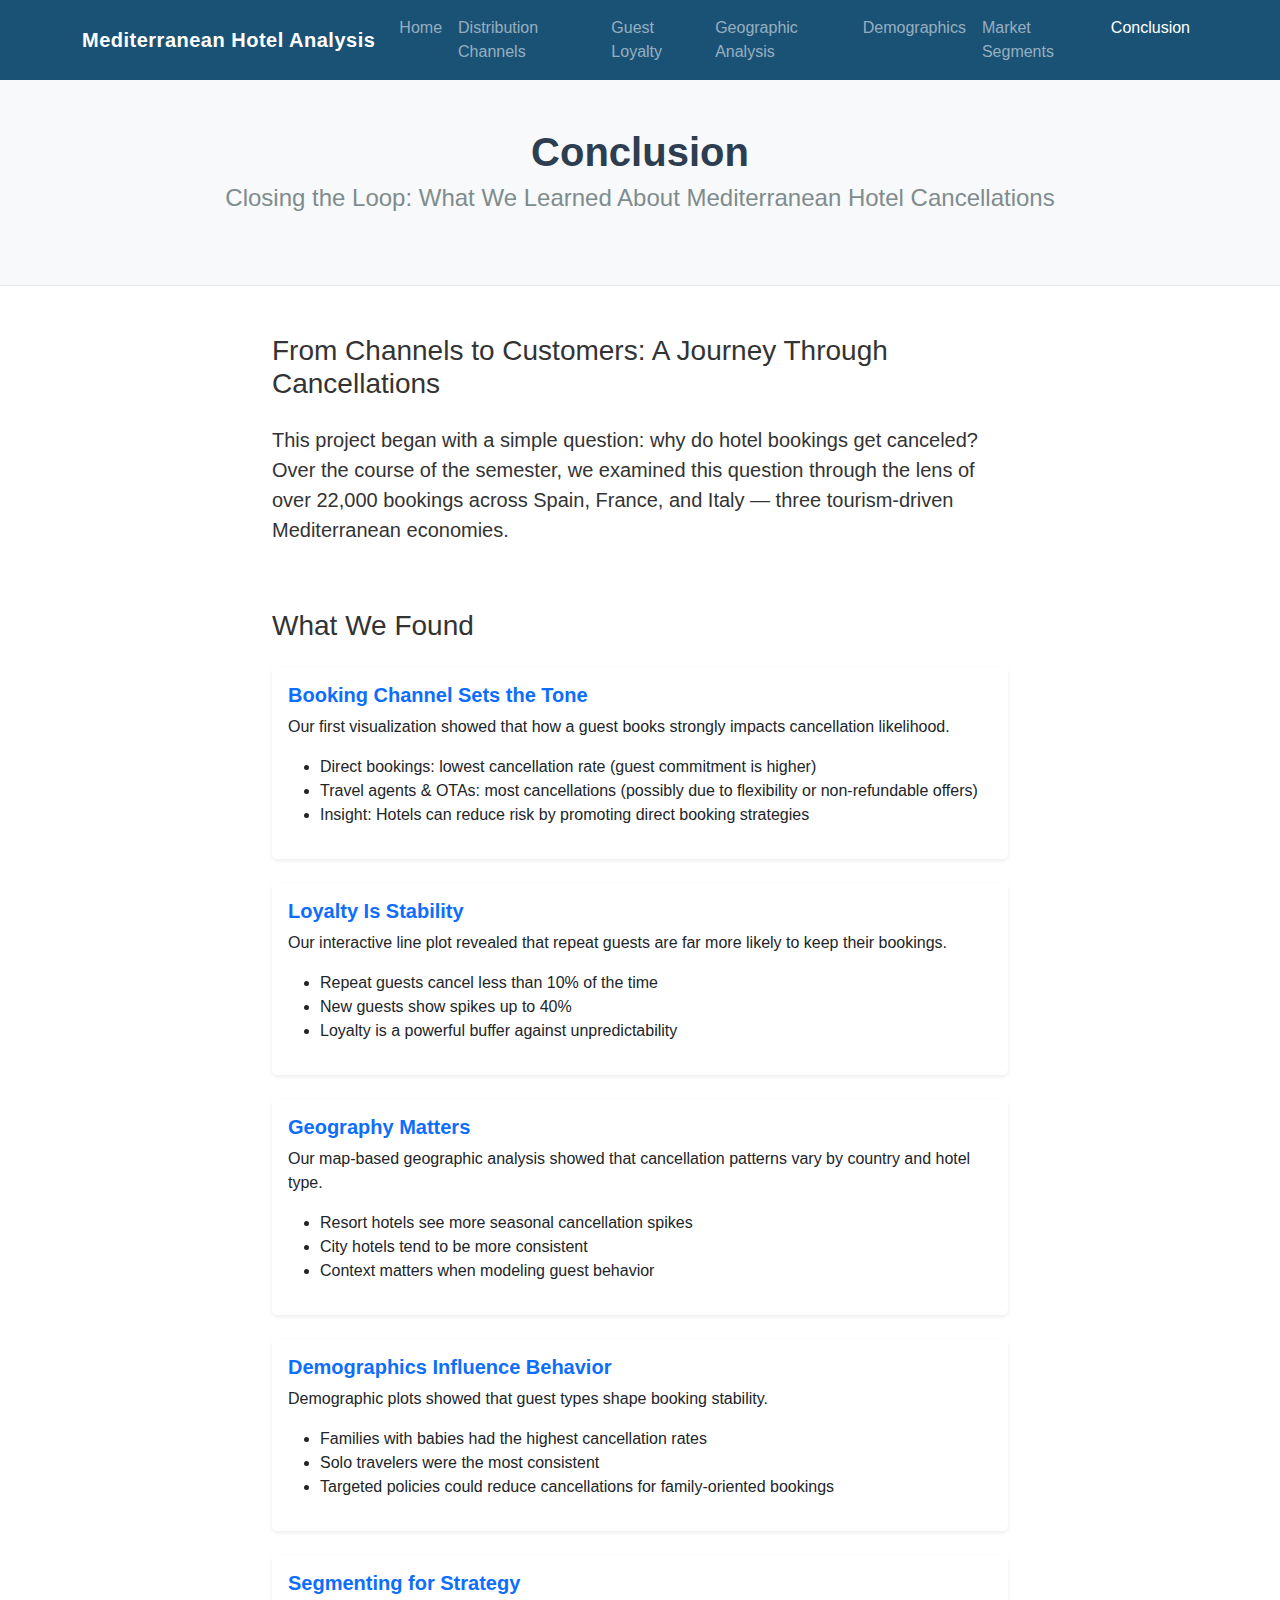
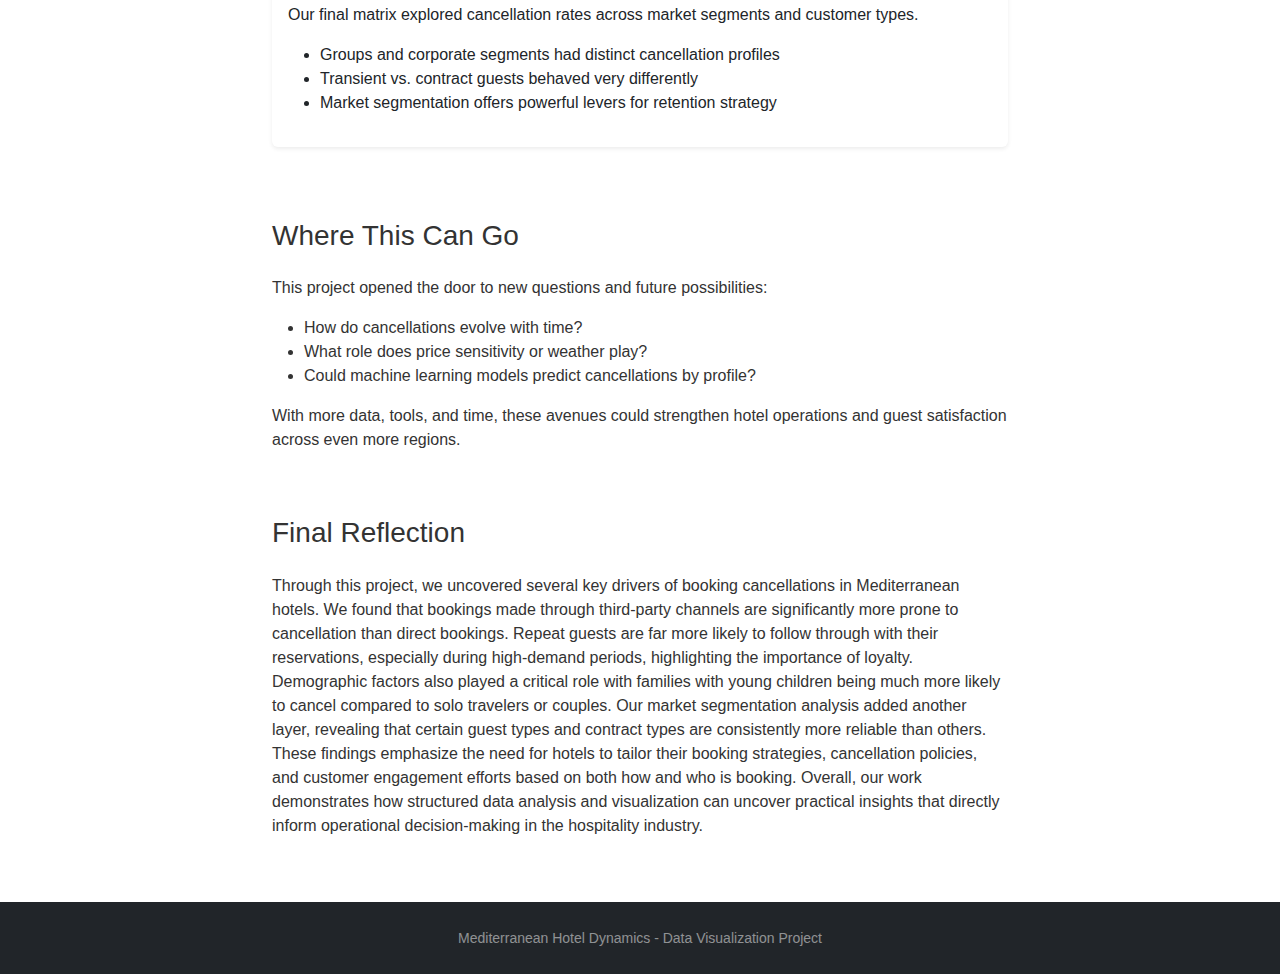
<file: conclusion.html>
<!DOCTYPE html>
<html lang="en">
<head>
  <meta charset="UTF-8" />
  <meta name="viewport" content="width=device-width, initial-scale=1.0"/>
  <title>Project Conclusion - Mediterranean Hotel Dynamics</title>
  <link href="https://cdn.jsdelivr.net/npm/bootstrap@5.3.0-alpha1/dist/css/bootstrap.min.css" rel="stylesheet" />
  <link rel="stylesheet" href="style.css" />
</head>
<body>
  <!-- Navigation -->
  <nav class="navbar navbar-expand-lg navbar-dark bg-primary">
    <div class="container">
      <a class="navbar-brand" href="index.html">Mediterranean Hotel Analysis</a>
      <button class="navbar-toggler" type="button" data-bs-toggle="collapse" data-bs-target="#navbarNav">
        <span class="navbar-toggler-icon"></span>
      </button>
      <div class="collapse navbar-collapse" id="navbarNav">
        <ul class="navbar-nav ms-auto">
          <li class="nav-item"><a class="nav-link" href="index.html">Home</a></li>
          <li class="nav-item"><a class="nav-link" href="distribution.html">Distribution Channels</a></li>
          <li class="nav-item"><a class="nav-link" href="loyalty.html">Guest Loyalty</a></li>
          <li class="nav-item"><a class="nav-link" href="geographic.html">Geographic Analysis</a></li>
          <li class="nav-item"><a class="nav-link" href="roomRates_travelerCancel.html">Demographics</a></li>
          <li class="nav-item"><a class="nav-link" href="market_segmentation.html">Market Segments</a></li>
          <li class="nav-item"><a class="nav-link active" href="conclusion.html">Conclusion</a></li>
        </ul>
      </div>
    </div>
  </nav>

  <!-- Header -->
  <header class="py-5 bg-light">
    <div class="container text-center">
      <h1 class="fw-bold">Conclusion</h1>
      <h2 class="mb-4">Closing the Loop: What We Learned About Mediterranean Hotel Cancellations</h2>
    </div>
  </header>

  <!-- Main Content -->
  <section class="py-5">
    <div class="container">
      <!-- Final Narrative -->
      <div class="row mb-5">
        <div class="col-lg-8 mx-auto">
          <h3 class="mb-4">From Channels to Customers: A Journey Through Cancellations</h3>
          <p class="lead">
            This project began with a simple question: why do hotel bookings get canceled? Over the course of the semester, we examined this question through the lens of over 22,000 bookings across Spain, France, and Italy — three tourism-driven Mediterranean economies.
          </p>
        </div>
      </div>

      <!-- Story Highlights -->
      <div class="row mb-5">
        <div class="col-lg-8 mx-auto">
          <h3 class="mb-4">What We Found</h3>
          <div class="card mb-4 shadow-sm">
            <div class="card-body">
              <h5 class="card-title text-primary fw-bold">Booking Channel Sets the Tone</h5>
              <p class="card-text">
                Our first visualization showed that how a guest books strongly impacts cancellation likelihood.
              </p>
              <ul>
                <li>Direct bookings: lowest cancellation rate (guest commitment is higher)</li>
                <li>Travel agents & OTAs: most cancellations (possibly due to flexibility or non-refundable offers)</li>
                <li>Insight: Hotels can reduce risk by promoting direct booking strategies</li>
              </ul>
            </div>
          </div>

          <div class="card mb-4 shadow-sm">
            <div class="card-body">
              <h5 class="card-title text-primary fw-bold">Loyalty Is Stability</h5>
              <p class="card-text">
                Our interactive line plot revealed that repeat guests are far more likely to keep their bookings.
              </p>
              <ul>
                <li>Repeat guests cancel less than 10% of the time</li>
                <li>New guests show spikes up to 40%</li>
                <li>Loyalty is a powerful buffer against unpredictability</li>
              </ul>
            </div>
          </div>

          <div class="card mb-4 shadow-sm">
            <div class="card-body">
              <h5 class="card-title text-primary fw-bold">Geography Matters</h5>
              <p class="card-text">
                Our map-based geographic analysis showed that cancellation patterns vary by country and hotel type.
              </p>
              <ul>
                <li>Resort hotels see more seasonal cancellation spikes</li>
                <li>City hotels tend to be more consistent</li>
                <li>Context matters when modeling guest behavior</li>
              </ul>
            </div>
          </div>

          <div class="card mb-4 shadow-sm">
            <div class="card-body">
              <h5 class="card-title text-primary fw-bold">Demographics Influence Behavior</h5>
              <p class="card-text">
                Demographic plots showed that guest types shape booking stability.
              </p>
              <ul>
                <li>Families with babies had the highest cancellation rates</li>
                <li>Solo travelers were the most consistent</li>
                <li>Targeted policies could reduce cancellations for family-oriented bookings</li>
              </ul>
            </div>
          </div>

          <div class="card mb-4 shadow-sm">
            <div class="card-body">
              <h5 class="card-title text-primary fw-bold">Segmenting for Strategy</h5>
              <p class="card-text">
                Our final matrix explored cancellation rates across market segments and customer types.
              </p>
              <ul>
                <li>Groups and corporate segments had distinct cancellation profiles</li>
                <li>Transient vs. contract guests behaved very differently</li>
                <li>Market segmentation offers powerful levers for retention strategy</li>
              </ul>
            </div>
          </div>
        </div>
      </div>

      <!-- Forward Looking -->
      <div class="row mb-5">
        <div class="col-lg-8 mx-auto">
          <h3 class="mb-4">Where This Can Go</h3>
          <p>
            This project opened the door to new questions and future possibilities:
          </p>
          <ul>
            <li>How do cancellations evolve with time?</li>
            <li>What role does price sensitivity or weather play?</li>
            <li>Could machine learning models predict cancellations by profile?</li>
          </ul>
          <p>
            With more data, tools, and time, these avenues could strengthen hotel operations and guest satisfaction across even more regions.
          </p>
        </div>
      </div>

      <!-- Final Message -->
      <div class="row">
        <div class="col-lg-8 mx-auto">
          <h3 class="mb-4">Final Reflection</h3>
          <p>
            Through this project, we uncovered several key drivers of booking cancellations in Mediterranean hotels. We found that bookings made through third-party channels are significantly more prone to cancellation than direct bookings. Repeat guests are far more likely to follow through with their reservations, especially during high-demand periods, highlighting the importance of loyalty. Demographic factors also played a critical role with families with young children being much more likely to cancel compared to solo travelers or couples. Our market segmentation analysis added another layer, revealing that certain guest types and contract types are consistently more reliable than others. These findings emphasize the need for hotels to tailor their booking strategies, cancellation policies, and customer engagement efforts based on both how and who is booking. Overall, our work demonstrates how structured data analysis and visualization can uncover practical insights that directly inform operational decision-making in the hospitality industry.
          </p>
        </div>
      </div>
    </div>
  </section>

  <!-- Footer -->
  <footer class="py-4 bg-dark text-white-50">
    <div class="container text-center">
      <small>Mediterranean Hotel Dynamics - Data Visualization Project</small>
    </div>
  </footer>

  <script src="https://cdn.jsdelivr.net/npm/bootstrap@5.3.0-alpha1/dist/js/bootstrap.bundle.min.js"></script>
</body>
</html>
</file>
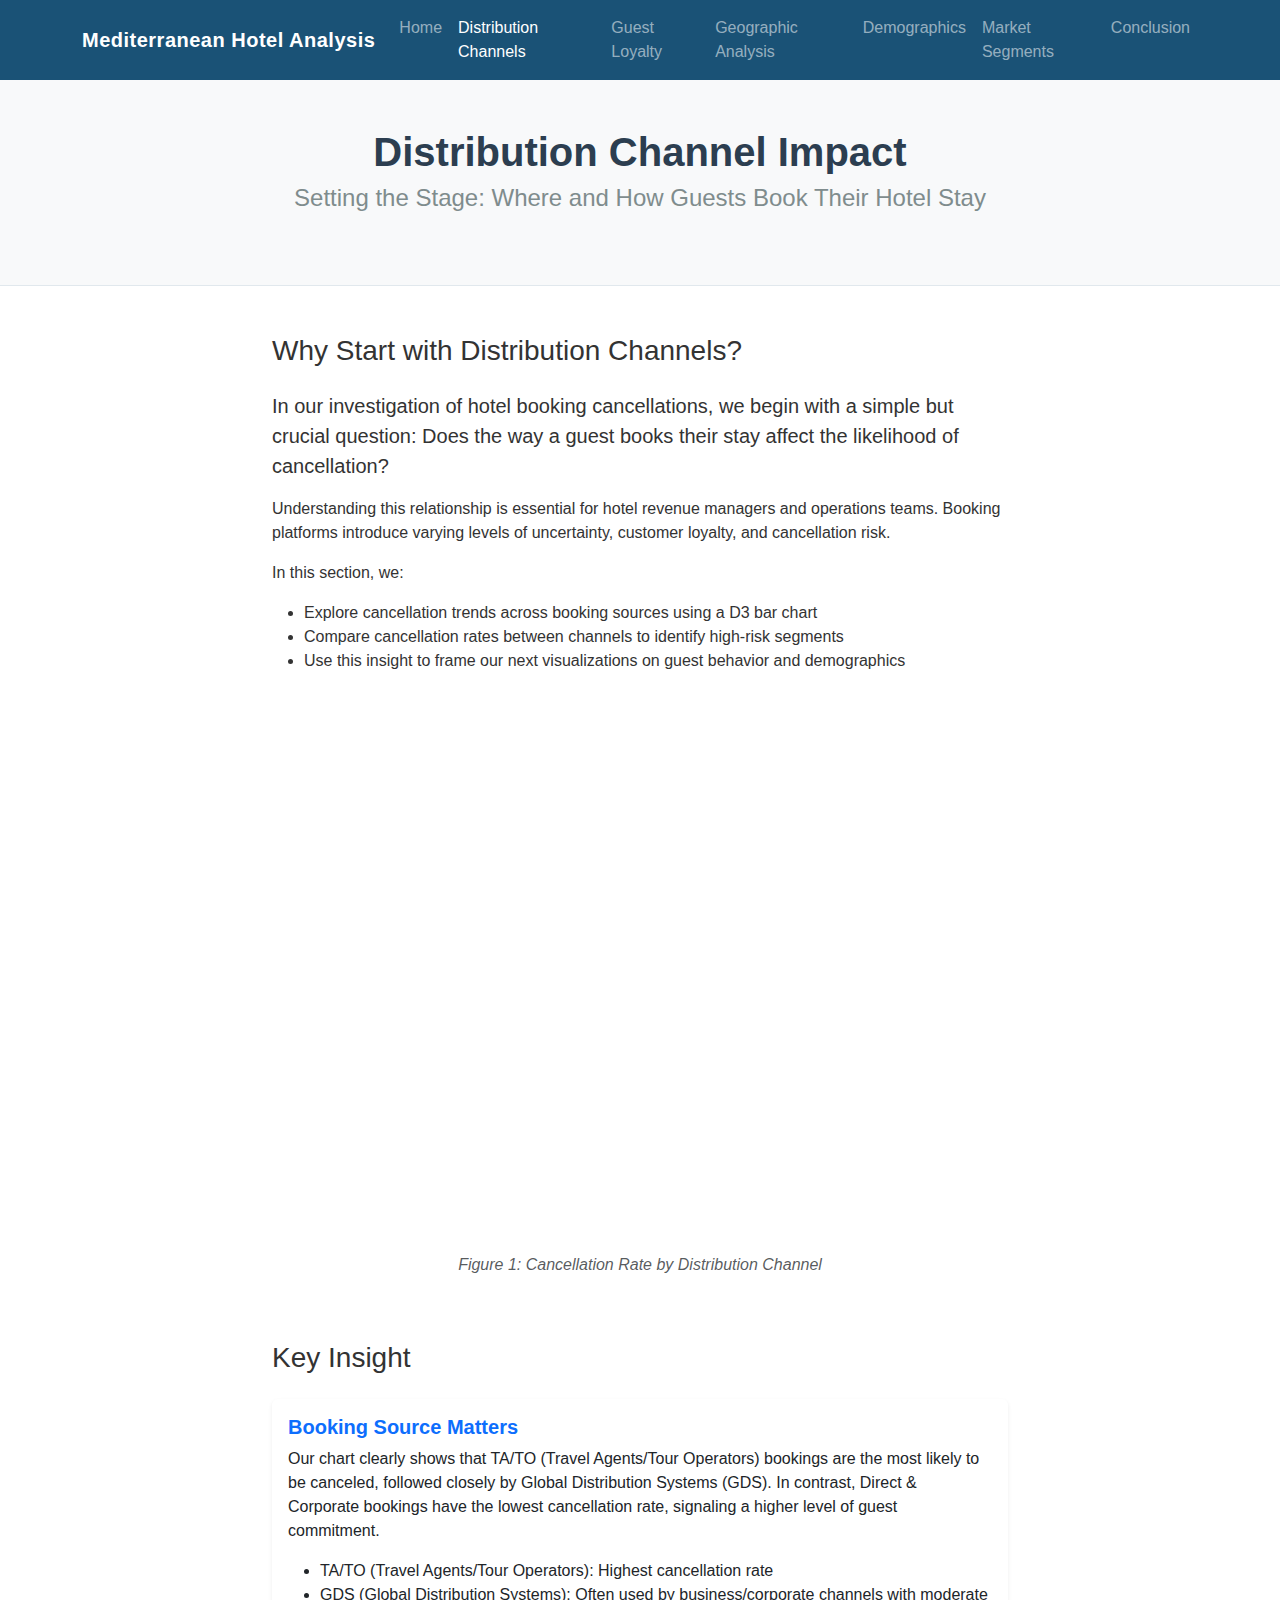
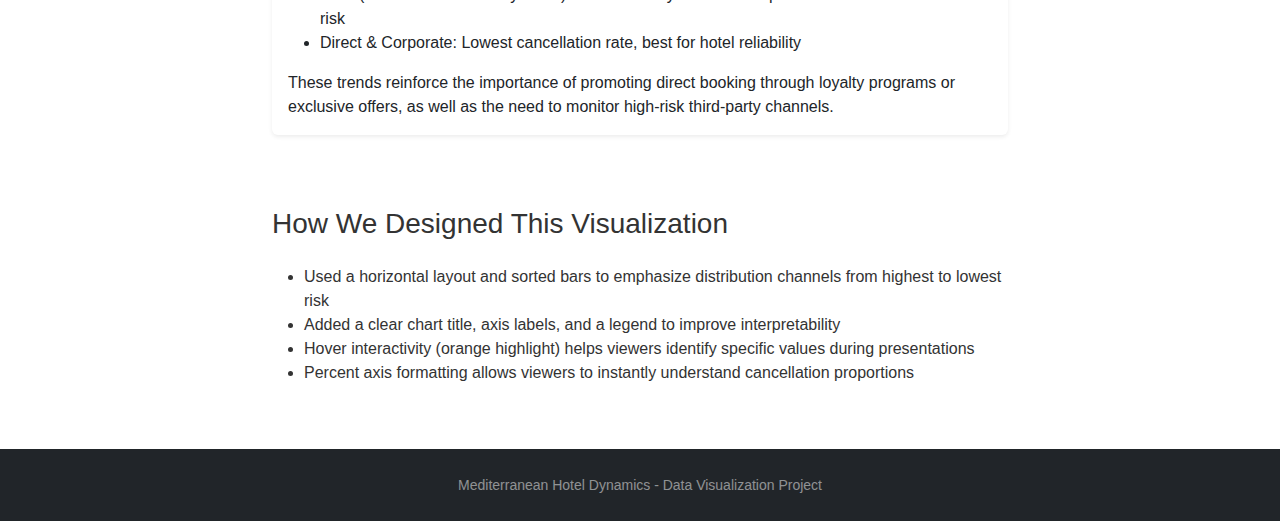
<file: distribution.html>
<!DOCTYPE html>
<html lang="en">
<head>
  <meta charset="UTF-8" />
  <meta name="viewport" content="width=device-width, initial-scale=1.0"/>
  <title>Distribution Channel Impact - Mediterranean Hotel Dynamics</title>
  <link href="https://cdn.jsdelivr.net/npm/bootstrap@5.3.0-alpha1/dist/css/bootstrap.min.css" rel="stylesheet" />
  <link rel="stylesheet" href="style.css" />
  <script src="https://d3js.org/d3.v7.min.js"></script>
</head>
<body>
  <!-- Navigation -->
  <nav class="navbar navbar-expand-lg navbar-dark bg-primary">
    <div class="container">
      <a class="navbar-brand" href="index.html">Mediterranean Hotel Analysis</a>
      <button class="navbar-toggler" type="button" data-bs-toggle="collapse" data-bs-target="#navbarNav">
        <span class="navbar-toggler-icon"></span>
      </button>
      <div class="collapse navbar-collapse" id="navbarNav">
        <ul class="navbar-nav ms-auto">
          <li class="nav-item"><a class="nav-link" href="index.html">Home</a></li>
          <li class="nav-item"><a class="nav-link active" href="distribution.html">Distribution Channels</a></li>
          <li class="nav-item"><a class="nav-link" href="loyalty.html">Guest Loyalty</a></li>
          <li class="nav-item"><a class="nav-link" href="geographic.html">Geographic Analysis</a></li>
          <li class="nav-item"><a class="nav-link" href="roomRates_travelerCancel.html">Demographics</a></li>
          <li class="nav-item"><a class="nav-link" href="market_segmentation.html">Market Segments</a></li>
          <li class="nav-item"><a class="nav-link" href="conclusion.html">Conclusion</a></li>
        </ul>
      </div>
    </div>
  </nav>

  <!-- Header -->
  <header class="py-5 bg-light">
    <div class="container text-center">
      <h1 class="fw-bold">Distribution Channel Impact</h1>
      <h2 class="mb-4">Setting the Stage: Where and How Guests Book Their Hotel Stay</h2>
    </div>
  </header>

  <!-- Main Content -->
  <section class="py-5">
    <div class="container">
      <!-- Context -->
      <div class="row mb-5">
        <div class="col-lg-8 mx-auto">
          <h3 class="mb-4">Why Start with Distribution Channels?</h3>
          <p class="lead">
            In our investigation of hotel booking cancellations, we begin with a simple but crucial question: Does the way a guest books their stay affect the likelihood of cancellation?
          </p>
          <p>
            Understanding this relationship is essential for hotel revenue managers and operations teams. Booking platforms introduce varying levels of uncertainty, customer loyalty, and cancellation risk.
          </p>
          <p>
            In this section, we:
          </p>
          <ul>
            <li>Explore cancellation trends across booking sources using a D3 bar chart</li>
            <li>Compare cancellation rates between channels to identify high-risk segments</li>
            <li>Use this insight to frame our next visualizations on guest behavior and demographics</li>
          </ul>
        </div>
      </div>

      <!-- Chart -->
      <div class="row mb-5">
        <div class="col-lg-10 mx-auto">
          <svg id="d3-chart" width="100%" height="500px"></svg>
          <div class="text-center mt-3">
            <p class="text-muted fst-italic">Figure 1: Cancellation Rate by Distribution Channel</p>
          </div>
        </div>
      </div>

      <!-- Key Insight -->
      <div class="row mb-5">
        <div class="col-lg-8 mx-auto">
          <h3 class="mb-4">Key Insight</h3>

          <div class="card mb-4 shadow-sm">
            <div class="card-body">
              <h5 class="card-title text-primary fw-bold">Booking Source Matters</h5>
              <p class="card-text">
                Our chart clearly shows that TA/TO (Travel Agents/Tour Operators) bookings are the most likely to be canceled, followed closely by Global Distribution Systems (GDS). In contrast, Direct & Corporate bookings have the lowest cancellation rate, signaling a higher level of guest commitment.
              </p>
              <ul>
                <li>TA/TO (Travel Agents/Tour Operators): Highest cancellation rate</li>
                <li>GDS (Global Distribution Systems): Often used by business/corporate channels with moderate risk</li>
                <li>Direct & Corporate: Lowest cancellation rate, best for hotel reliability</li>
              </ul>
              <p class="mb-0">
                These trends reinforce the importance of promoting direct booking through loyalty programs or exclusive offers, as well as the need to monitor high-risk third-party channels.
              </p>
            </div>
          </div>
        </div>
      </div>

      <!-- Design Explanation -->
      <div class="row">
        <div class="col-lg-8 mx-auto">
          <h3 class="mb-4">How We Designed This Visualization</h3>
          <ul>
            <li>Used a horizontal layout and sorted bars to emphasize distribution channels from highest to lowest risk</li>
            <li>Added a clear chart title, axis labels, and a legend to improve interpretability</li>
            <li>Hover interactivity (orange highlight) helps viewers identify specific values during presentations</li>
            <li>Percent axis formatting allows viewers to instantly understand cancellation proportions</li>
          </ul>
        </div>
      </div>
    </div>
  </section>

  <!-- Footer -->
  <footer class="py-4 bg-dark text-white-50">
    <div class="container text-center">
      <small>Mediterranean Hotel Dynamics - Data Visualization Project</small>
    </div>
  </footer>

  <!-- Bootstrap JS -->
  <script src="https://cdn.jsdelivr.net/npm/bootstrap@5.3.0-alpha1/dist/js/bootstrap.bundle.min.js"></script>

  <!-- D3 Chart Script -->
  <script>
    const svg = d3.select("#d3-chart"),
          margin = {top: 60, right: 150, bottom: 60, left: 80},
          width = parseInt(svg.style("width")) - margin.left - margin.right,
          height = parseInt(svg.style("height")) - margin.top - margin.bottom;

    const chart = svg.append("g")
        .attr("transform", `translate(${margin.left},${margin.top})`);

    d3.csv("d3_distribution_cancellation.csv").then(data => {
      data.forEach(d => {
        d.cancel_rate = +d.cancel_rate;
      });

      const x = d3.scaleBand()
          .domain(data.map(d => d.DistributionChannel))
          .range([0, width])
          .padding(0.2);

      const y = d3.scaleLinear()
          .domain([0, d3.max(data, d => d.cancel_rate)])
          .nice()
          .range([height, 0]);

      // X-axis
      chart.append("g")
          .attr("transform", `translate(0,${height})`)
          .call(d3.axisBottom(x))
          .selectAll("text")
            .attr("transform", "rotate(-25)")
            .style("text-anchor", "end");

      // Y-axis
      chart.append("g")
          .call(d3.axisLeft(y).tickFormat(d3.format(".0%")));

      // Bars
      chart.selectAll(".bar")
          .data(data)
          .enter().append("rect")
            .attr("class", "bar")
            .attr("x", d => x(d.DistributionChannel))
            .attr("y", d => y(d.cancel_rate))
            .attr("width", x.bandwidth())
            .attr("height", d => height - y(d.cancel_rate))
            .attr("fill", "steelblue")
            .on("mouseover", function () {
              d3.select(this).attr("fill", "darkorange");
            })
            .on("mouseout", function () {
              d3.select(this).attr("fill", "steelblue");
            });

      // Chart Title
      svg.append("text")
        .attr("x", margin.left + width / 2)
        .attr("y", 25)
        .attr("text-anchor", "middle")
        .attr("font-size", "20px")
        .attr("font-weight", "bold")
        .text("Hotel Booking Cancellation Rate by Distribution Channel");

      // Axis labels
      svg.append("text")
        .attr("x", width / 2 + margin.left)
        .attr("y", height + margin.top + 50)
        .attr("class", "axis-label")
        .style("text-anchor", "middle")
        .text("Distribution Channel");

      svg.append("text")
        .attr("transform", "rotate(-90)")
        .attr("y", margin.left / 3)
        .attr("x", 0 - (height / 2) - margin.top)
        .attr("dy", "1em")
        .attr("class", "axis-label")
        .style("text-anchor", "middle")
        .text("Cancellation Rate");
    });
  </script>
</body>
</html>
</file>
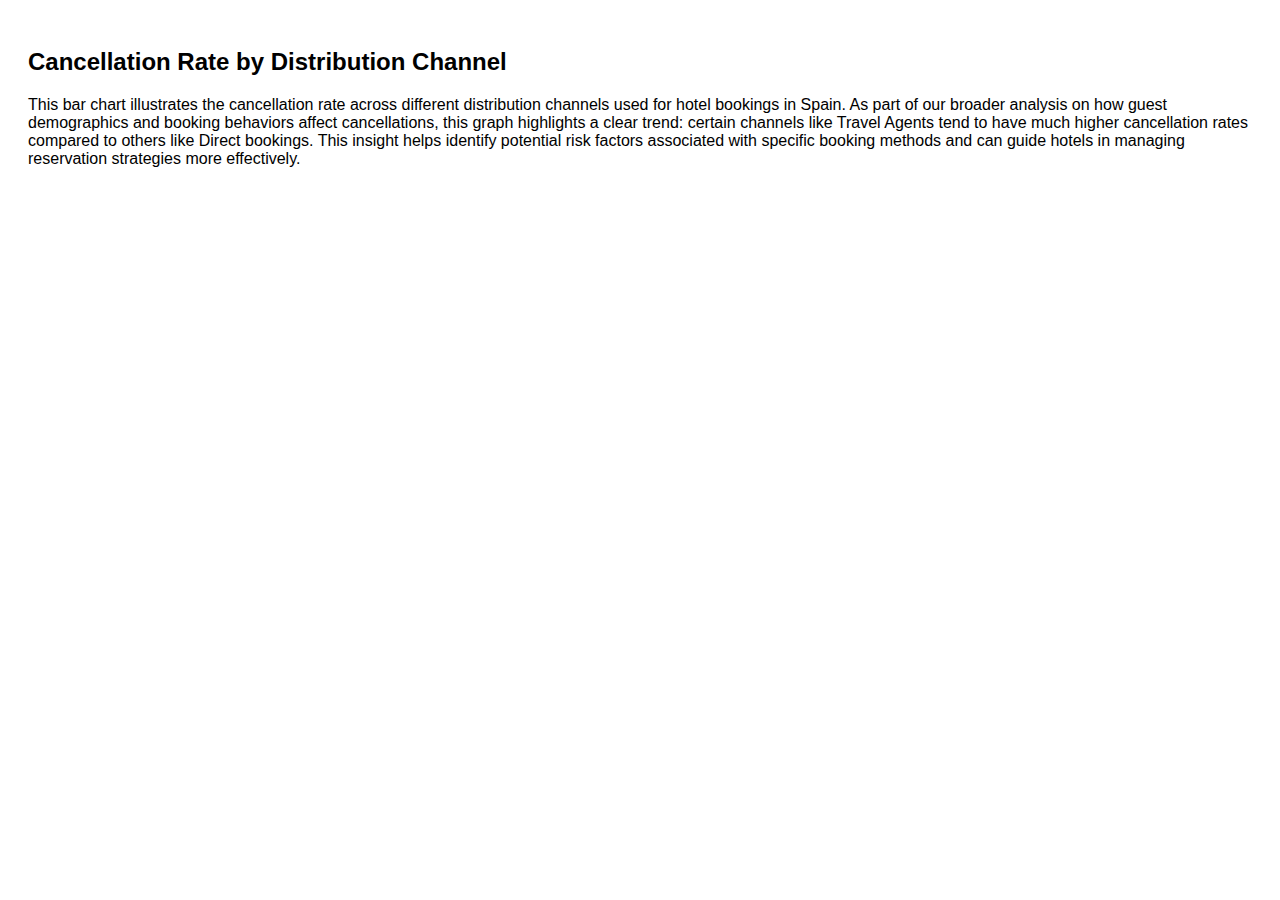
<file: distribution_channel_d3.html>
<!DOCTYPE html>
<html lang="en">
<head>
  <meta charset="UTF-8">
  <title>Cancellation Rate by Distribution Channel</title>
  <script src="https://d3js.org/d3.v7.min.js"></script>
  <style>
    body {
      font-family: sans-serif;
      padding: 20px;
    }
    .bar {
      fill: steelblue;
    }
    .bar:hover {
      fill: darkorange;
    }
    .axis-label {
      font-weight: bold;
    }
  </style>
</head>
<body>
  <h2>Cancellation Rate by Distribution Channel</h2>
  <p>
    This bar chart illustrates the cancellation rate across different distribution channels used for hotel bookings in Spain. 
    As part of our broader analysis on how guest demographics and booking behaviors affect cancellations, this graph highlights 
    a clear trend: certain channels like Travel Agents tend to have much higher cancellation rates compared to others like Direct bookings. 
    This insight helps identify potential risk factors associated with specific booking methods and can guide hotels in managing 
    reservation strategies more effectively.
  </p>

  <svg width="700" height="400"></svg>

  <script>
    const svg = d3.select("svg"),
          margin = {top: 40, right: 20, bottom: 60, left: 80},
          width = +svg.attr("width") - margin.left - margin.right,
          height = +svg.attr("height") - margin.top - margin.bottom;

    const chart = svg.append("g")
        .attr("transform", `translate(${margin.left},${margin.top})`);

    // Loading the CSV
    d3.csv("d3_distribution_cancellation.csv").then(data => {
      data.forEach(d => {
        d.cancel_rate = +d.cancel_rate;
      });

      const x = d3.scaleBand()
          .domain(data.map(d => d.DistributionChannel))
          .range([0, width])
          .padding(0.2);

      const y = d3.scaleLinear()
          .domain([0, d3.max(data, d => d.cancel_rate)])
          .nice()
          .range([height, 0]);

      chart.append("g")
          .attr("transform", `translate(0,${height})`)
          .call(d3.axisBottom(x))
          .selectAll("text")
            .attr("transform", "rotate(-25)")
            .style("text-anchor", "end");

      chart.append("g")
          .call(d3.axisLeft(y).tickFormat(d3.format(".0%")));

      chart.selectAll(".bar")
          .data(data)
          .enter().append("rect")
            .attr("class", "bar")
            .attr("x", d => x(d.DistributionChannel))
            .attr("y", d => y(d.cancel_rate))
            .attr("width", x.bandwidth())
            .attr("height", d => height - y(d.cancel_rate));

      // Axis labels
      svg.append("text")
        .attr("x", width / 2 + margin.left)
        .attr("y", height + margin.top + 50)
        .attr("class", "axis-label")
        .style("text-anchor", "middle")
        .text("Distribution Channel");

      svg.append("text")
        .attr("transform", "rotate(-90)")
        .attr("y", margin.left / 3)
        .attr("x", 0 - (height / 2) - margin.top)
        .attr("dy", "1em")
        .attr("class", "axis-label")
        .style("text-anchor", "middle")
        .text("Cancellation Rate");
    });
  </script>
</body>
</html>
</file>
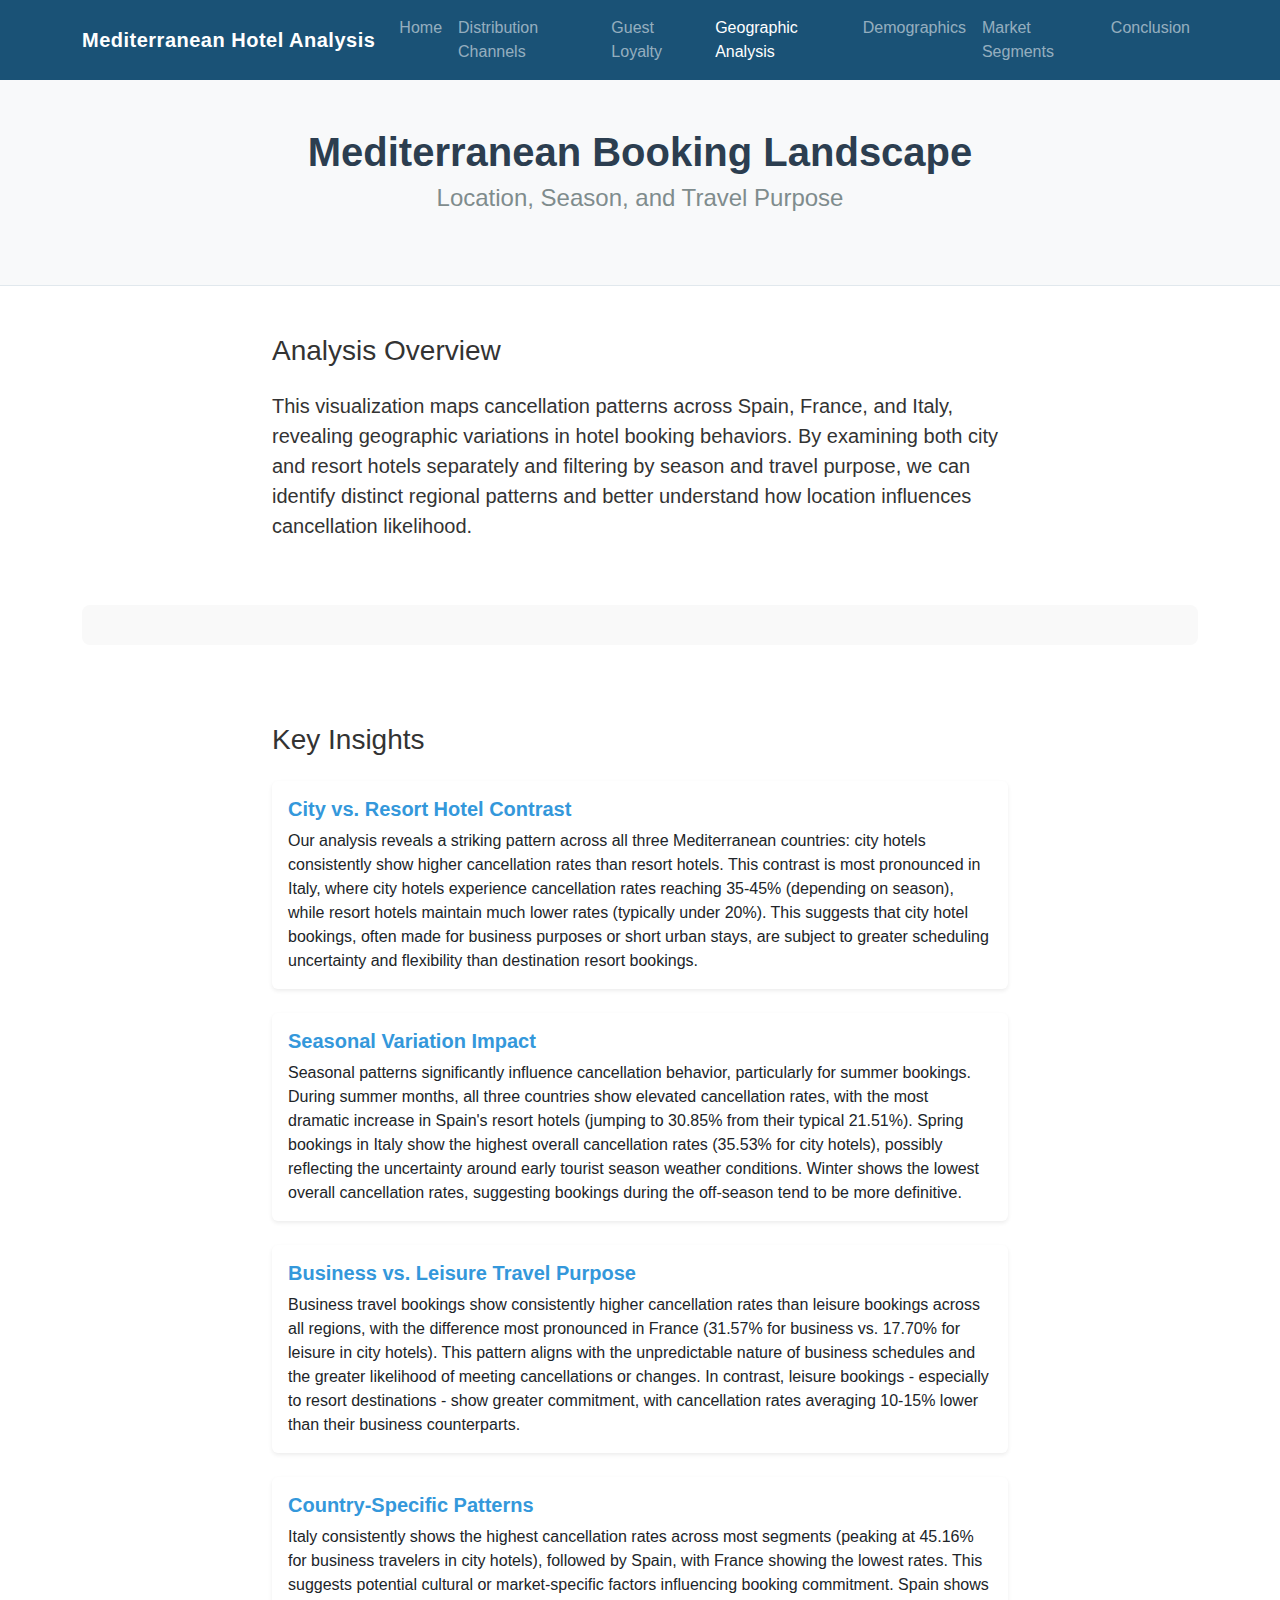
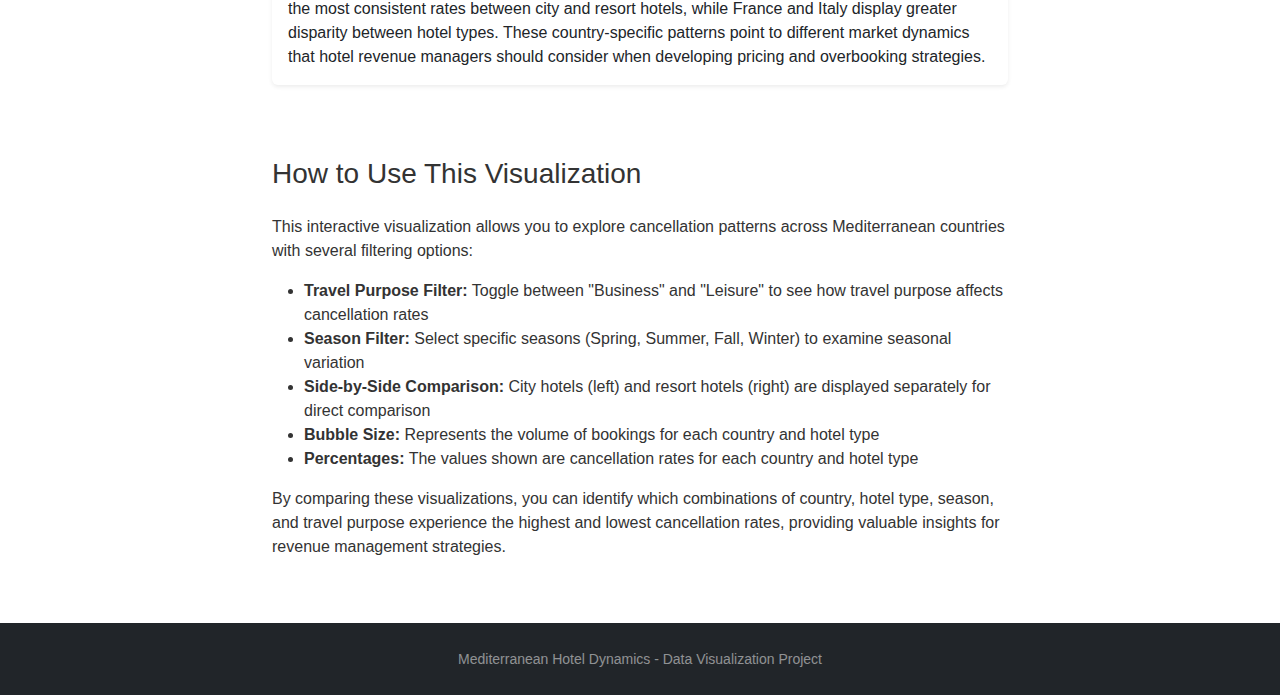
<file: geographic.html>
<!DOCTYPE html>
<html lang="en">
<head>
    <meta charset="UTF-8">
    <meta name="viewport" content="width=device-width, initial-scale=1.0">
    <title>Geographic Analysis - Mediterranean Hotel Dynamics</title>
    <!-- Bootstrap CSS -->
    <link href="https://cdn.jsdelivr.net/npm/bootstrap@5.3.0-alpha1/dist/css/bootstrap.min.css" rel="stylesheet">
    <!-- Custom CSS -->
    <link rel="stylesheet" href="style.css">
</head>
<body>
    <!-- Navigation -->
<nav class="navbar navbar-expand-lg navbar-dark bg-primary">
  <div class="container">
    <a class="navbar-brand" href="index.html">Mediterranean Hotel Analysis</a>
    <button class="navbar-toggler" type="button" data-bs-toggle="collapse" data-bs-target="#navbarNav">
      <span class="navbar-toggler-icon"></span>
    </button>
    <div class="collapse navbar-collapse" id="navbarNav">
      <ul class="navbar-nav ms-auto">
        <li class="nav-item"><a class="nav-link" href="index.html">Home</a></li>
        <li class="nav-item"><a class="nav-link" href="distribution.html">Distribution Channels</a></li>
        <li class="nav-item"><a class="nav-link" href="loyalty.html">Guest Loyalty</a></li>
        <li class="nav-item"><a class="nav-link" href="geographic.html">Geographic Analysis</a></li>
        <li class="nav-item"><a class="nav-link" href="roomRates_travelerCancel.html">Demographics</a></li>
        <li class="nav-item"><a class="nav-link" href="market_segmentation.html">Market Segments</a></li>
        <li class="nav-item"><a class="nav-link" href="conclusion.html">Conclusion</a></li>
      </ul>
    </div>
  </div>
</nav>


    <!-- Header -->
    <header class="py-5 bg-light">
        <div class="container">
            <div class="row">
                <div class="col-lg-12 text-center">
                    <h1 class="fw-bold">Mediterranean Booking Landscape</h1>
                    <h2 class="mb-4">Location, Season, and Travel Purpose</h2>
                </div>
            </div>
        </div>
    </header>

    <!-- Main Content -->
    <section class="py-5">
        <div class="container">
            <!-- Analysis Overview -->
            <div class="row mb-5">
                <div class="col-lg-8 mx-auto">
                    <h3 class="mb-4">Analysis Overview</h3>
                    <p class="lead">
                        This visualization maps cancellation patterns across Spain, France, and Italy, revealing geographic variations in hotel booking behaviors. By examining both city and resort hotels separately and filtering by season and travel purpose, we can identify distinct regional patterns and better understand how location influences cancellation likelihood.
                    </p>
                </div>
            </div>

            <!-- Main Visualization -->
            <div class="row mb-5">
                <div class="col-lg-12">
                    <div class="visualization-container">
                        <!-- Tableau Embed Code -->
                        <div class='tableauPlaceholder' id='viz1744054944814' style='position: relative'><noscript><a href='#'><img alt='City and Resort Hotel Distribution in Mediterranean Countries ' src='https:&#47;&#47;public.tableau.com&#47;static&#47;images&#47;PZ&#47;PZ898C3X7&#47;1_rss.png' style='border: none' /></a></noscript><object class='tableauViz'  style='display:none;'><param name='host_url' value='https%3A%2F%2Fpublic.tableau.com%2F' /> <param name='embed_code_version' value='3' /> <param name='path' value='shared&#47;PZ898C3X7' /> <param name='toolbar' value='yes' /><param name='static_image' value='https:&#47;&#47;public.tableau.com&#47;static&#47;images&#47;PZ&#47;PZ898C3X7&#47;1.png' /> <param name='animate_transition' value='yes' /><param name='display_static_image' value='yes' /><param name='display_spinner' value='yes' /><param name='display_overlay' value='yes' /><param name='display_count' value='yes' /><param name='language' value='en-US' /><param name='filter' value='publish=yes' /></object></div>                <script type='text/javascript'>                    var divElement = document.getElementById('viz1744054944814');                    var vizElement = divElement.getElementsByTagName('object')[0];                    if ( divElement.offsetWidth > 800 ) { vizElement.style.width='1000px';vizElement.style.height='827px';} else if ( divElement.offsetWidth > 500 ) { vizElement.style.width='1000px';vizElement.style.height='827px';} else { vizElement.style.width='100%';vizElement.style.height='927px';}                     var scriptElement = document.createElement('script');                    scriptElement.src = 'https://public.tableau.com/javascripts/api/viz_v1.js';                    vizElement.parentNode.insertBefore(scriptElement, vizElement);                </script>
                    </div>
                </div>
            </div>

            <!-- Key Insights -->
            <div class="row mb-5">
                <div class="col-lg-8 mx-auto">
                    <h3 class="mb-4">Key Insights</h3>
                    
                    <div class="card mb-4 shadow-sm">
                        <div class="card-body">
                            <h5 class="card-title">City vs. Resort Hotel Contrast</h5>
                            <p class="card-text">
                                Our analysis reveals a striking pattern across all three Mediterranean countries: city hotels consistently show higher cancellation rates than resort hotels. This contrast is most pronounced in Italy, where city hotels experience cancellation rates reaching 35-45% (depending on season), while resort hotels maintain much lower rates (typically under 20%). This suggests that city hotel bookings, often made for business purposes or short urban stays, are subject to greater scheduling uncertainty and flexibility than destination resort bookings.
                            </p>
                        </div>
                    </div>
                    
                    <div class="card mb-4 shadow-sm">
                        <div class="card-body">
                            <h5 class="card-title">Seasonal Variation Impact</h5>
                            <p class="card-text">
                                Seasonal patterns significantly influence cancellation behavior, particularly for summer bookings. During summer months, all three countries show elevated cancellation rates, with the most dramatic increase in Spain's resort hotels (jumping to 30.85% from their typical 21.51%). Spring bookings in Italy show the highest overall cancellation rates (35.53% for city hotels), possibly reflecting the uncertainty around early tourist season weather conditions. Winter shows the lowest overall cancellation rates, suggesting bookings during the off-season tend to be more definitive.
                            </p>
                        </div>
                    </div>
                    
                    <div class="card mb-4 shadow-sm">
                        <div class="card-body">
                            <h5 class="card-title">Business vs. Leisure Travel Purpose</h5>
                            <p class="card-text">
                                Business travel bookings show consistently higher cancellation rates than leisure bookings across all regions, with the difference most pronounced in France (31.57% for business vs. 17.70% for leisure in city hotels). This pattern aligns with the unpredictable nature of business schedules and the greater likelihood of meeting cancellations or changes. In contrast, leisure bookings - especially to resort destinations - show greater commitment, with cancellation rates averaging 10-15% lower than their business counterparts.
                            </p>
                        </div>
                    </div>
                    
                    <div class="card mb-4 shadow-sm">
                        <div class="card-body">
                            <h5 class="card-title">Country-Specific Patterns</h5>
                            <p class="card-text">
                                Italy consistently shows the highest cancellation rates across most segments (peaking at 45.16% for business travelers in city hotels), followed by Spain, with France showing the lowest rates. This suggests potential cultural or market-specific factors influencing booking commitment. Spain shows the most consistent rates between city and resort hotels, while France and Italy display greater disparity between hotel types. These country-specific patterns point to different market dynamics that hotel revenue managers should consider when developing pricing and overbooking strategies.
                            </p>
                        </div>
                    </div>
                </div>
            </div>

            <!-- Interactive Elements Explanation -->
            <div class="row">
                <div class="col-lg-8 mx-auto">
                    <h3 class="mb-4">How to Use This Visualization</h3>
                    <p>
                        This interactive visualization allows you to explore cancellation patterns across Mediterranean countries with several filtering options:
                    </p>
                    <ul>
                        <li><strong>Travel Purpose Filter:</strong> Toggle between "Business" and "Leisure" to see how travel purpose affects cancellation rates</li>
                        <li><strong>Season Filter:</strong> Select specific seasons (Spring, Summer, Fall, Winter) to examine seasonal variation</li>
                        <li><strong>Side-by-Side Comparison:</strong> City hotels (left) and resort hotels (right) are displayed separately for direct comparison</li>
                        <li><strong>Bubble Size:</strong> Represents the volume of bookings for each country and hotel type</li>
                        <li><strong>Percentages:</strong> The values shown are cancellation rates for each country and hotel type</li>
                    </ul>
                    <p>
                        By comparing these visualizations, you can identify which combinations of country, hotel type, season, and travel purpose experience the highest and lowest cancellation rates, providing valuable insights for revenue management strategies.
                    </p>
                </div>
            </div>
        </div>
    </section>

    <!-- Footer -->
    <footer class="py-4 bg-dark text-white-50">
        <div class="container text-center">
            <small>Mediterranean Hotel Dynamics - Data Visualization Project</small>
        </div>
    </footer>

    <!-- Bootstrap JS Bundle with Popper -->
    <script src="https://cdn.jsdelivr.net/npm/bootstrap@5.3.0-alpha1/dist/js/bootstrap.bundle.min.js"></script>
    <!-- Custom JavaScript -->
    <script src="main.js"></script>
</body>
</html>
</file>
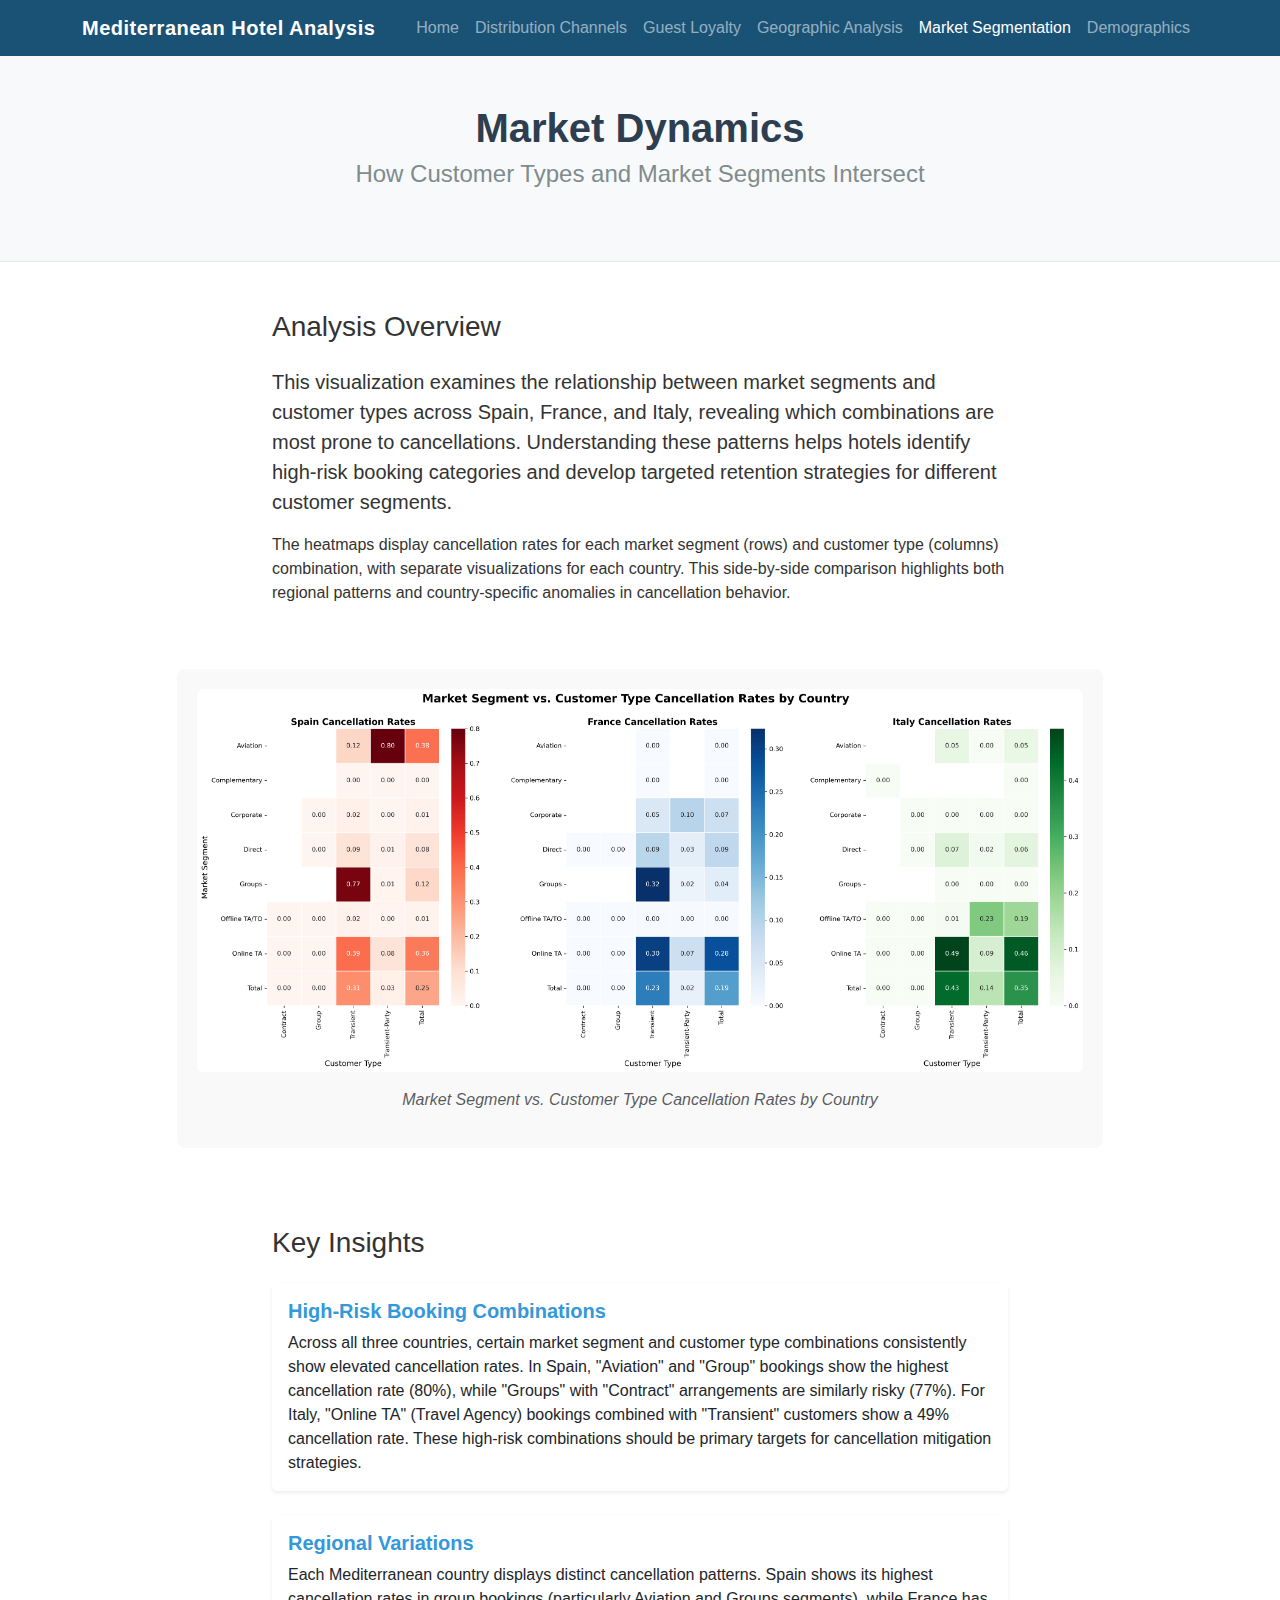
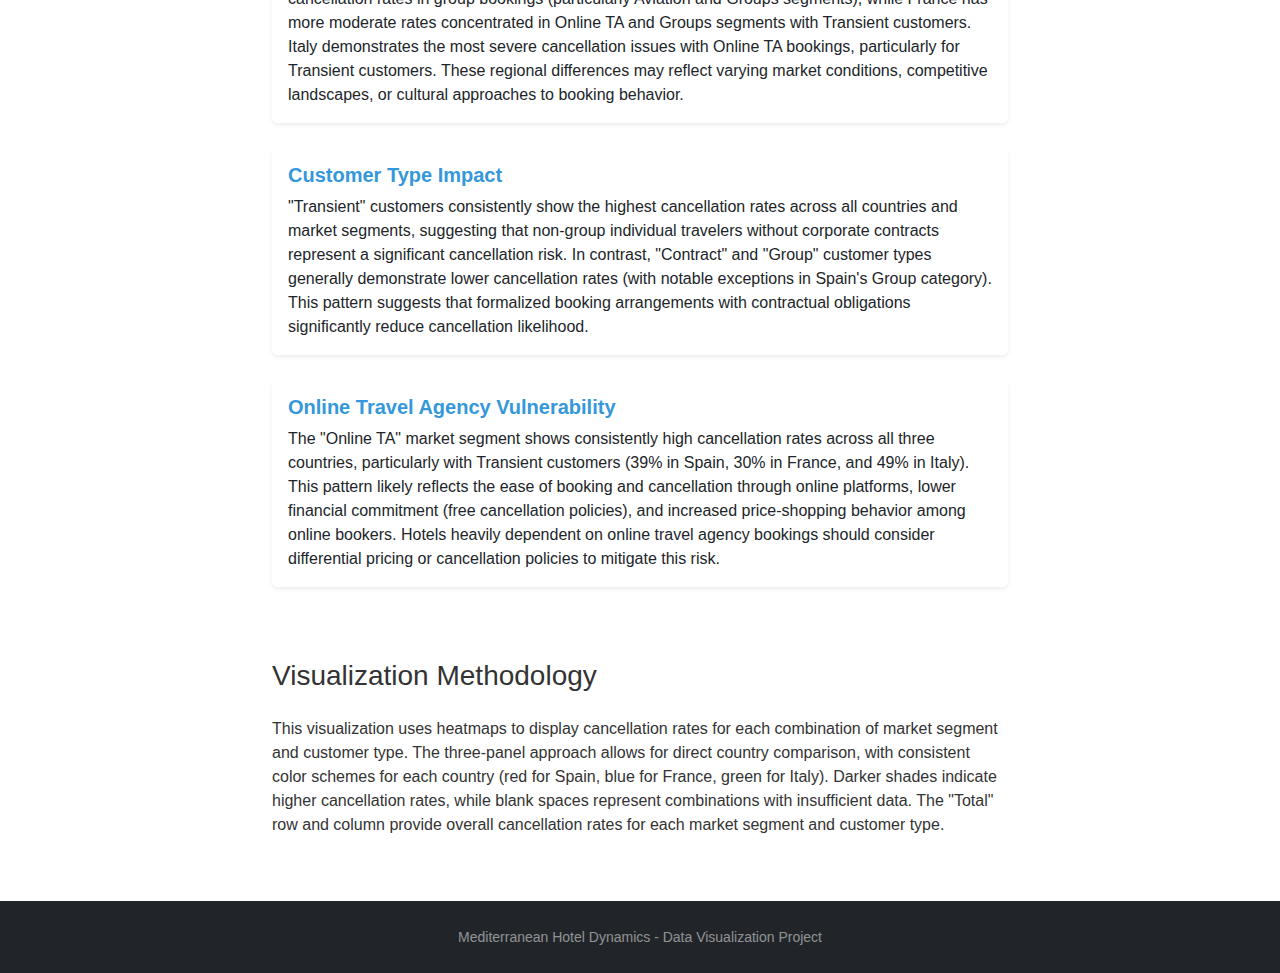
<file: market_segmentation.html>
<!DOCTYPE html>
<html lang="en">
<head>
    <meta charset="UTF-8">
    <meta name="viewport" content="width=device-width, initial-scale=1.0">
    <title>Market Segmentation Analysis - Mediterranean Hotel Dynamics</title>
    <!-- Bootstrap CSS -->
    <link href="https://cdn.jsdelivr.net/npm/bootstrap@5.3.0-alpha1/dist/css/bootstrap.min.css" rel="stylesheet">
    <!-- Custom CSS -->
    <link rel="stylesheet" href="style.css">
</head>
<body>
    <!-- Navigation -->
    <nav class="navbar navbar-expand-lg navbar-dark bg-primary">
        <div class="container">
            <a class="navbar-brand" href="index.html">Mediterranean Hotel Analysis</a>
            <button class="navbar-toggler" type="button" data-bs-toggle="collapse" data-bs-target="#navbarNav" aria-controls="navbarNav" aria-expanded="false" aria-label="Toggle navigation">
                <span class="navbar-toggler-icon"></span>
            </button>
            <div class="collapse navbar-collapse" id="navbarNav">
                <ul class="navbar-nav ms-auto">
                    <li class="nav-item">
                        <a class="nav-link" href="index.html">Home</a>
                    </li>
                    <li class="nav-item">
                        <a class="nav-link" href="distribution.html">Distribution Channels</a>
                    </li>
                    <li class="nav-item">
                        <a class="nav-link" href="loyalty.html">Guest Loyalty</a>
                    </li>
                    <li class="nav-item">
                        <a class="nav-link" href="geography.html">Geographic Analysis</a>
                    </li>
                    <li class="nav-item">
                        <a class="nav-link active" href="market_segmentation.html">Market Segmentation</a>
                    </li>
                    <li class="nav-item">
                        <a class="nav-link" href="roomRates_travelerCancel.html">Demographics</a>
                    </li>
                </ul>
            </div>
        </div>
    </nav>

    <!-- Header -->
    <header class="py-5 bg-light">
        <div class="container">
            <div class="row">
                <div class="col-lg-12 text-center">
                    <h1 class="fw-bold">Market Dynamics</h1>
                    <h2 class="mb-4">How Customer Types and Market Segments Intersect</h2>
                </div>
            </div>
        </div>
    </header>

    <!-- Main Content -->
    <section class="py-5">
        <div class="container">
            <!-- Introduction -->
            <div class="row mb-5">
                <div class="col-lg-8 mx-auto">
                    <h3 class="mb-4">Analysis Overview</h3>
                    <p class="lead">
                        This visualization examines the relationship between market segments and customer types across Spain, France, and Italy, revealing which combinations are most prone to cancellations. Understanding these patterns helps hotels identify high-risk booking categories and develop targeted retention strategies for different customer segments.
                    </p>
                    <p>
                        The heatmaps display cancellation rates for each market segment (rows) and customer type (columns) combination, with separate visualizations for each country. This side-by-side comparison highlights both regional patterns and country-specific anomalies in cancellation behavior.
                    </p>
                </div>
            </div>

            <!-- Main Visualization -->
            <div class="row mb-5">
                <div class="col-lg-10 mx-auto">
                    <div class="visualization-container">
                        <div id="market-segmentation-visualization">
                            <!-- Image of the visualization -->
                            <img src="market_segmentation_by_country.png" alt="Market Segmentation Analysis" class="img-fluid rounded">
                        </div>
                        <div class="text-center mt-3">
                            <p class="text-muted fst-italic">Market Segment vs. Customer Type Cancellation Rates by Country</p>
                        </div>
                    </div>
                </div>
            </div>

            <!-- Analysis and Insights -->
            <div class="row mb-5">
                <div class="col-lg-8 mx-auto">
                    <h3 class="mb-4">Key Insights</h3>
                    
                    <div class="card mb-4 shadow-sm">
                        <div class="card-body">
                            <h5 class="card-title">High-Risk Booking Combinations</h5>
                            <p class="card-text">
                                Across all three countries, certain market segment and customer type combinations consistently show elevated cancellation rates. In Spain, "Aviation" and "Group" bookings show the highest cancellation rate (80%), while "Groups" with "Contract" arrangements are similarly risky (77%). For Italy, "Online TA" (Travel Agency) bookings combined with "Transient" customers show a 49% cancellation rate. These high-risk combinations should be primary targets for cancellation mitigation strategies.
                            </p>
                        </div>
                    </div>
                    
                    <div class="card mb-4 shadow-sm">
                        <div class="card-body">
                            <h5 class="card-title">Regional Variations</h5>
                            <p class="card-text">
                                Each Mediterranean country displays distinct cancellation patterns. Spain shows its highest cancellation rates in group bookings (particularly Aviation and Groups segments), while France has more moderate rates concentrated in Online TA and Groups segments with Transient customers. Italy demonstrates the most severe cancellation issues with Online TA bookings, particularly for Transient customers. These regional differences may reflect varying market conditions, competitive landscapes, or cultural approaches to booking behavior.
                            </p>
                        </div>
                    </div>
                    
                    <div class="card mb-4 shadow-sm">
                        <div class="card-body">
                            <h5 class="card-title">Customer Type Impact</h5>
                            <p class="card-text">
                                "Transient" customers consistently show the highest cancellation rates across all countries and market segments, suggesting that non-group individual travelers without corporate contracts represent a significant cancellation risk. In contrast, "Contract" and "Group" customer types generally demonstrate lower cancellation rates (with notable exceptions in Spain's Group category). This pattern suggests that formalized booking arrangements with contractual obligations significantly reduce cancellation likelihood.
                            </p>
                        </div>
                    </div>
                    
                    <div class="card mb-4 shadow-sm">
                        <div class="card-body">
                            <h5 class="card-title">Online Travel Agency Vulnerability</h5>
                            <p class="card-text">
                                The "Online TA" market segment shows consistently high cancellation rates across all three countries, particularly with Transient customers (39% in Spain, 30% in France, and 49% in Italy). This pattern likely reflects the ease of booking and cancellation through online platforms, lower financial commitment (free cancellation policies), and increased price-shopping behavior among online bookers. Hotels heavily dependent on online travel agency bookings should consider differential pricing or cancellation policies to mitigate this risk.
                            </p>
                        </div>
                    </div>
                </div>
            </div>

            <!-- Methodology Note -->
            <div class="row">
                <div class="col-lg-8 mx-auto">
                    <h3 class="mb-4">Visualization Methodology</h3>
                    <p>
                        This visualization uses heatmaps to display cancellation rates for each combination of market segment and customer type. The three-panel approach allows for direct country comparison, with consistent color schemes for each country (red for Spain, blue for France, green for Italy). Darker shades indicate higher cancellation rates, while blank spaces represent combinations with insufficient data. The "Total" row and column provide overall cancellation rates for each market segment and customer type.
                    </p>
                </div>
            </div>
        </div>
    </section>

    <!-- Footer -->
    <footer class="py-4 bg-dark text-white-50">
        <div class="container text-center">
            <small>Mediterranean Hotel Dynamics - Data Visualization Project</small>
        </div>
    </footer>

    <!-- Bootstrap JS Bundle with Popper -->
    <script src="https://cdn.jsdelivr.net/npm/bootstrap@5.3.0-alpha1/dist/js/bootstrap.bundle.min.js"></script>
    <!-- Custom JavaScript -->
    <script src="main.js"></script>
</body>
</html>
</file>
<file: style.css>
/* 
 * Custom CSS for Mediterranean Hotel Dynamics Project 
 */

/* General styling */
body {
    font-family: 'Roboto', 'Helvetica Neue', Arial, sans-serif;
    color: #333;
}

h1, h2, h3, h4, h5, h6 {
    font-family: 'Montserrat', 'Helvetica Neue', Arial, sans-serif;
}

/* Hero section styling */
header {
    background-color: #f5f7fa;
    border-bottom: 1px solid #e1e8ed;
}

header h1 {
    color: #2c3e50;
    font-size: 2.5rem;
    margin-bottom: 0.5rem;
}

header h2 {
    color: #7f8c8d;
    font-size: 1.5rem;
    font-weight: 300;
}

/* Card styling */
.card {
    border: none;
    transition: transform 0.3s, box-shadow 0.3s;
}

.card:hover {
    transform: translateY(-5px);
    box-shadow: 0 10px 20px rgba(0, 0, 0, 0.1);
}

.card-title {
    color: #3498db;
    font-weight: 600;
}

/* Custom navbar colors */
.navbar {
    background-color: #1a5276 !important; /* Mediterranean blue */
}

.navbar-brand {
    font-weight: 700;
    letter-spacing: 0.5px;
}

/* Visualization containers */
.visualization-container {
    background-color: #f9f9f9;
    border-radius: 8px;
    padding: 20px;
    margin-bottom: 30px;
}

.visualization-container img {
    max-width: 100%;
    height: auto;
}

/* Interactive elements */
.btn-outline-primary {
    color: #1a5276;
    border-color: #1a5276;
}

.btn-outline-primary:hover {
    background-color: #1a5276;
    border-color: #1a5276;
}

/* Media queries for responsiveness */
@media (max-width: 768px) {
    header h1 {
        font-size: 2rem;
    }
    
    header h2 {
        font-size: 1.2rem;
    }
}
</file>
